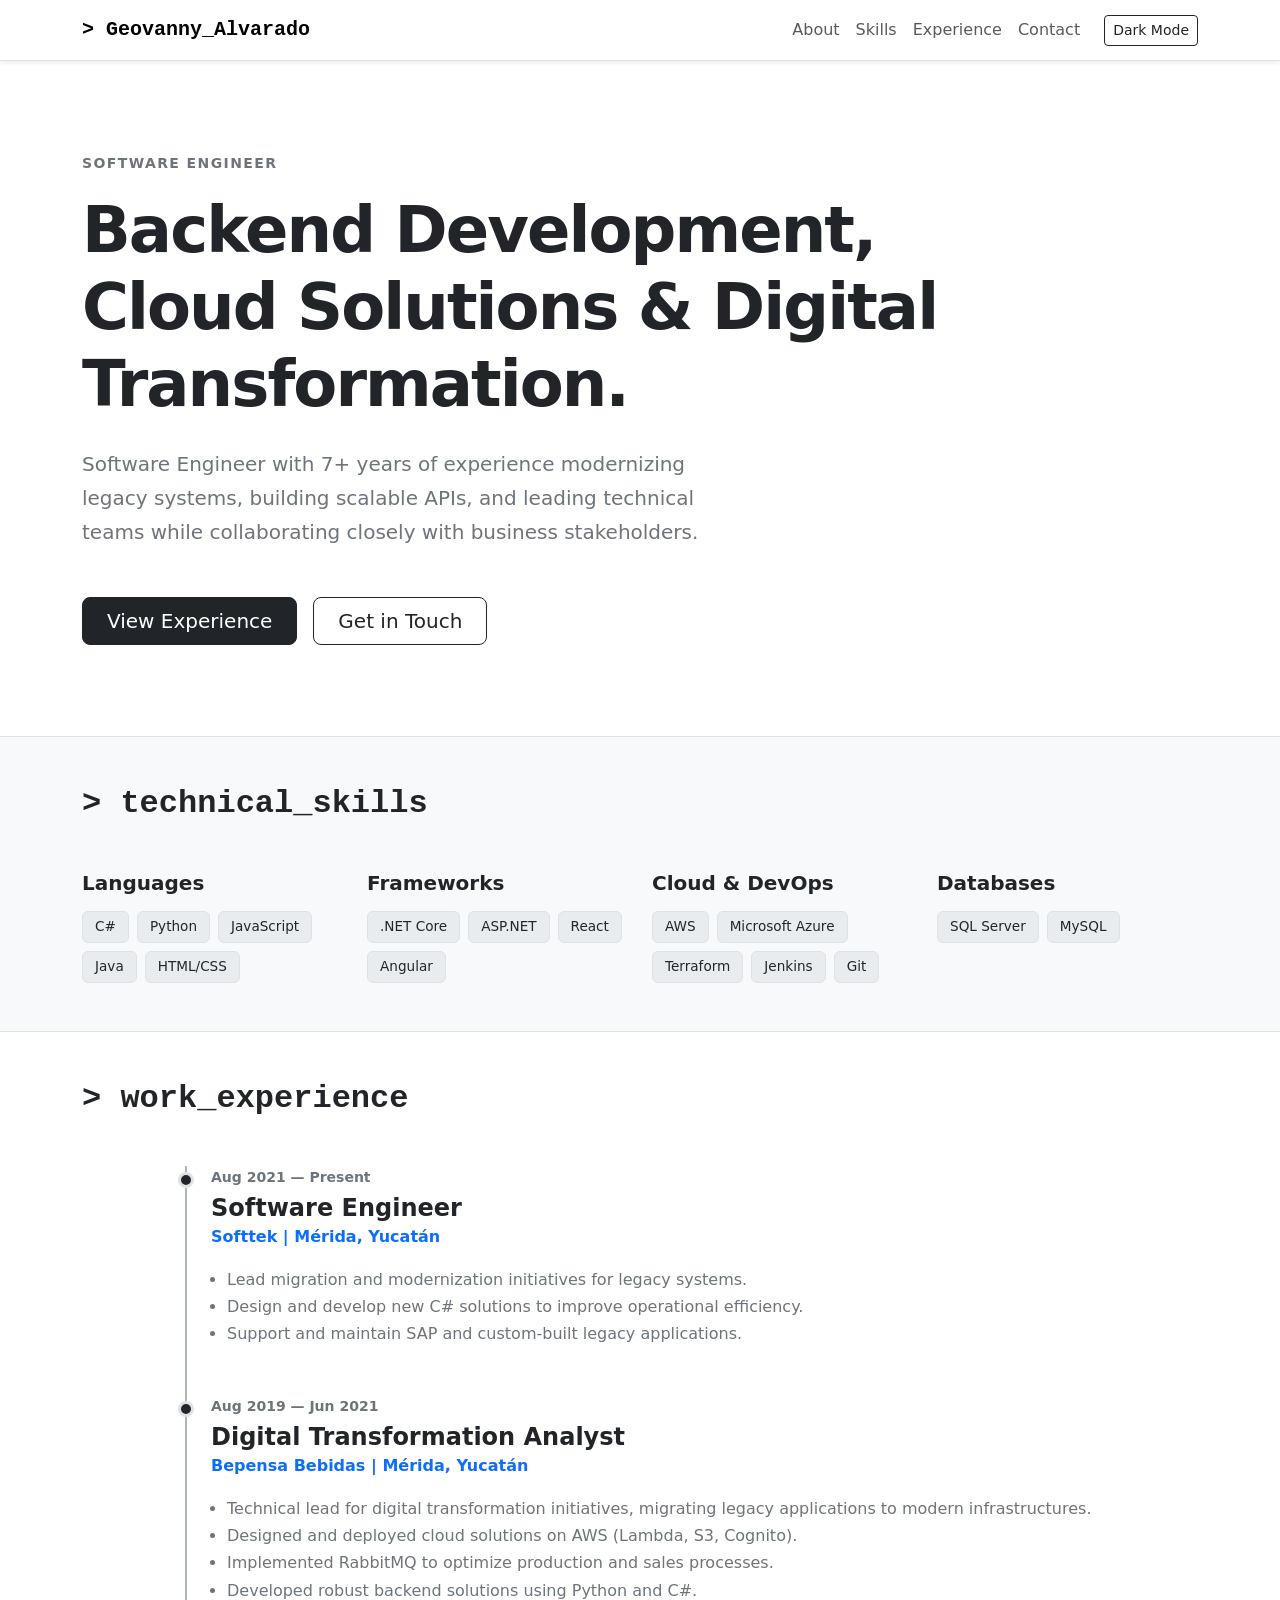
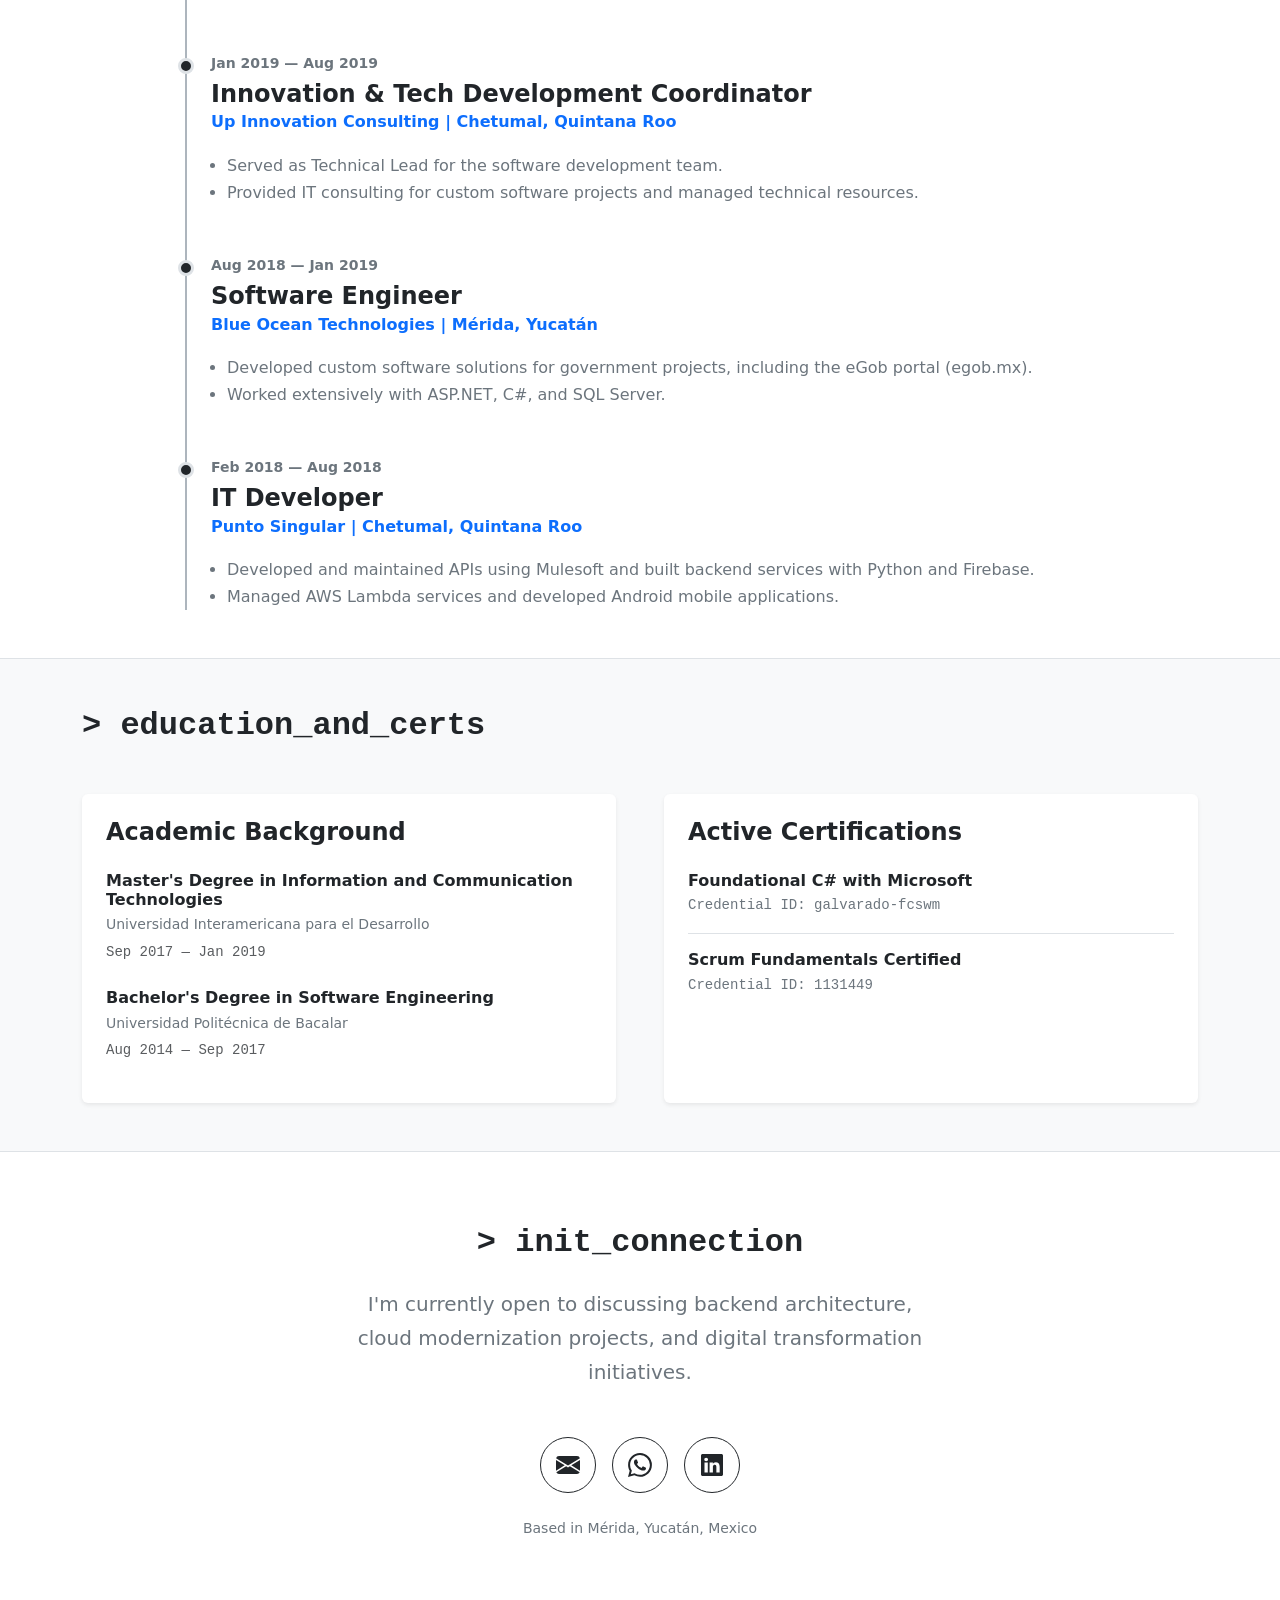
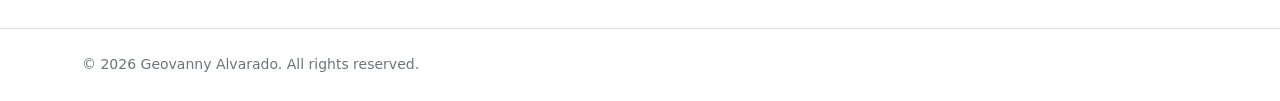
<file: index.html>
<!DOCTYPE html>
<html lang="en" data-bs-theme="light">

<head>
    <meta charset="UTF-8">
    <meta name="viewport" content="width=device-width, initial-scale=1.0">
    <title>Geovanny Alvarado | Software Engineer</title>
    <meta name="description"
        content="Software Engineer specializing in backend development, cloud solutions (AWS & Azure), and digital transformation.">

    <link href="https://cdn.jsdelivr.net/npm/bootstrap@5.3.3/dist/css/bootstrap.min.css" rel="stylesheet">
    <link rel="stylesheet" href="css/style.css">
</head>

<body>

    <nav class="navbar navbar-expand-lg bg-body border-bottom sticky-top shadow-sm">
        <div class="container">
            <a class="navbar-brand fw-bold font-monospace" href="#">
                > Geovanny_Alvarado
            </a>
            <button class="navbar-toggler" type="button" data-bs-toggle="collapse" data-bs-target="#navbarContent"
                aria-controls="navbarContent" aria-expanded="false" aria-label="Toggle navigation">
                <span class="navbar-toggler-icon"></span>
            </button>

            <div class="collapse navbar-collapse" id="navbarContent">
                <ul class="navbar-nav ms-auto">
                    <li class="nav-item"><a class="nav-link" href="#about">About</a></li>
                    <li class="nav-item"><a class="nav-link" href="#skills">Skills</a></li>
                    <li class="nav-item"><a class="nav-link" href="#experience">Experience</a></li>
                    <li class="nav-item"><a class="nav-link" href="#contact">Contact</a></li>
                </ul>
                <button id="themeToggle" class="btn btn-outline-dark btn-sm ms-lg-3 mt-2 mt-lg-0">
                    Dark Mode
                </button>
            </div>
        </div>
    </nav>

    <section id="about" class="py-5 py-lg-7 d-flex align-items-center min-vh-75">
        <div class="container">
            <div class="row">
                <div class="col-lg-10">
                    <p class="text-uppercase small fw-bold text-secondary tracking-wide mb-3">
                        Software Engineer
                    </p>
                    <h1 class="display-3 fw-bold mb-4 tracking-tight">
                        Backend Development, Cloud Solutions & Digital Transformation.
                    </h1>
                    <p class="lead text-secondary mb-5 col-lg-8">
                        Software Engineer with 7+ years of experience modernizing legacy systems, building scalable APIs, and leading technical teams while collaborating closely with business stakeholders.
                    </p>
                    <div class="d-flex flex-wrap gap-3">
                        <a href="#experience" class="btn btn-dark btn-lg px-4">View Experience</a>
                        <a href="#contact" class="btn btn-outline-dark btn-lg px-4">Get in Touch</a>
                    </div>
                </div>
            </div>
        </div>
    </section>

    <section id="skills" class="py-5 bg-body-tertiary border-top border-bottom">
        <div class="container">
            <h2 class="fw-bold mb-5 font-monospace">> technical_skills</h2>
            <div class="row g-4">
                
                <div class="col-md-6 col-lg-3">
                    <h5 class="fw-semibold mb-3">Languages</h5>
                    <div class="d-flex flex-wrap gap-2">
                        <span class="badge tech-badge">C#</span>
                        <span class="badge tech-badge">Python</span>
                        <span class="badge tech-badge">JavaScript</span>
                        <span class="badge tech-badge">Java</span>
                        <span class="badge tech-badge">HTML/CSS</span>
                    </div>
                </div>

                <div class="col-md-6 col-lg-3">
                    <h5 class="fw-semibold mb-3">Frameworks</h5>
                    <div class="d-flex flex-wrap gap-2">
                        <span class="badge tech-badge">.NET Core</span>
                        <span class="badge tech-badge">ASP.NET</span>
                        <span class="badge tech-badge">React</span>
                        <span class="badge tech-badge">Angular</span>
                    </div>
                </div>

                <div class="col-md-6 col-lg-3">
                    <h5 class="fw-semibold mb-3">Cloud & DevOps</h5>
                    <div class="d-flex flex-wrap gap-2">
                        <span class="badge tech-badge">AWS</span>
                        <span class="badge tech-badge">Microsoft Azure</span>
                        <span class="badge tech-badge">Terraform</span>
                        <span class="badge tech-badge">Jenkins</span>
                        <span class="badge tech-badge">Git</span>
                    </div>
                </div>

                <div class="col-md-6 col-lg-3">
                    <h5 class="fw-semibold mb-3">Databases</h5>
                    <div class="d-flex flex-wrap gap-2">
                        <span class="badge tech-badge">SQL Server</span>
                        <span class="badge tech-badge">MySQL</span>
                    </div>
                </div>

            </div>
        </div>
    </section>

    <section id="experience" class="py-5">
        <div class="container">
            <h2 class="fw-bold mb-5 font-monospace">> work_experience</h2>
            
            <div class="row justify-content-center">
                <div class="col-lg-10">
                    <div class="timeline-container border-start border-2 border-dark-subtle ps-4 ms-2">
                        
                        <div class="position-relative mb-5">
                            <div class="timeline-dot bg-dark border border-3 border-body rounded-circle position-absolute" style="width: 16px; height: 16px; left: -33px; top: 6px;"></div>
                            <div class="text-secondary small fw-bold mb-1">Aug 2021 — Present</div>
                            <h4 class="fw-bold mb-0">Software Engineer</h4>
                            <p class="text-primary fw-semibold mb-3">Softtek | Mérida, Yucatán</p>
                            <ul class="text-secondary ps-3">
                                <li>Lead migration and modernization initiatives for legacy systems.</li>
                                <li>Design and develop new C# solutions to improve operational efficiency.</li>
                                <li>Support and maintain SAP and custom-built legacy applications.</li>
                            </ul>
                        </div>

                        <div class="position-relative mb-5">
                            <div class="timeline-dot bg-dark border border-3 border-body rounded-circle position-absolute" style="width: 16px; height: 16px; left: -33px; top: 6px;"></div>
                            <div class="text-secondary small fw-bold mb-1">Aug 2019 — Jun 2021</div>
                            <h4 class="fw-bold mb-0">Digital Transformation Analyst</h4>
                            <p class="text-primary fw-semibold mb-3">Bepensa Bebidas | Mérida, Yucatán</p>
                            <ul class="text-secondary ps-3">
                                <li>Technical lead for digital transformation initiatives, migrating legacy applications to modern infrastructures.</li>
                                <li>Designed and deployed cloud solutions on AWS (Lambda, S3, Cognito).</li>
                                <li>Implemented RabbitMQ to optimize production and sales processes.</li>
                                <li>Developed robust backend solutions using Python and C#.</li>
                            </ul>
                        </div>

                        <div class="position-relative mb-5">
                            <div class="timeline-dot bg-dark border border-3 border-body rounded-circle position-absolute" style="width: 16px; height: 16px; left: -33px; top: 6px;"></div>
                            <div class="text-secondary small fw-bold mb-1">Jan 2019 — Aug 2019</div>
                            <h4 class="fw-bold mb-0">Innovation & Tech Development Coordinator</h4>
                            <p class="text-primary fw-semibold mb-3">Up Innovation Consulting | Chetumal, Quintana Roo</p>
                            <ul class="text-secondary ps-3">
                                <li>Served as Technical Lead for the software development team.</li>
                                <li>Provided IT consulting for custom software projects and managed technical resources.</li>
                            </ul>
                        </div>

                        <div class="position-relative mb-5">
                            <div class="timeline-dot bg-dark border border-3 border-body rounded-circle position-absolute" style="width: 16px; height: 16px; left: -33px; top: 6px;"></div>
                            <div class="text-secondary small fw-bold mb-1">Aug 2018 — Jan 2019</div>
                            <h4 class="fw-bold mb-0">Software Engineer</h4>
                            <p class="text-primary fw-semibold mb-3">Blue Ocean Technologies | Mérida, Yucatán</p>
                            <ul class="text-secondary ps-3">
                                <li>Developed custom software solutions for government projects, including the eGob portal (egob.mx).</li>
                                <li>Worked extensively with ASP.NET, C#, and SQL Server.</li>
                            </ul>
                        </div>

                        <div class="position-relative">
                            <div class="timeline-dot bg-dark border border-3 border-body rounded-circle position-absolute" style="width: 16px; height: 16px; left: -33px; top: 6px;"></div>
                            <div class="text-secondary small fw-bold mb-1">Feb 2018 — Aug 2018</div>
                            <h4 class="fw-bold mb-0">IT Developer</h4>
                            <p class="text-primary fw-semibold mb-3">Punto Singular | Chetumal, Quintana Roo</p>
                            <ul class="text-secondary ps-3 mb-0">
                                <li>Developed and maintained APIs using Mulesoft and built backend services with Python and Firebase.</li>
                                <li>Managed AWS Lambda services and developed Android mobile applications.</li>
                            </ul>
                        </div>

                    </div>
                </div>
            </div>
        </div>
    </section>

    <section class="py-5 bg-body-tertiary border-top border-bottom">
        <div class="container">
            <h2 class="fw-bold mb-5 font-monospace">> education_and_certs</h2>
            
            <div class="row g-5">
                <div class="col-lg-6">
                    <div class="card h-100 border-0 shadow-sm">
                        <div class="card-body p-4">
                            <h4 class="fw-bold mb-4">Academic Background</h4>
                            
                            <div class="mb-4">
                                <h6 class="fw-bold mb-1">Master's Degree in Information and Communication Technologies</h6>
                                <p class="text-secondary small mb-1">Universidad Interamericana para el Desarrollo</p>
                                <p class="text-muted small font-monospace">Sep 2017 — Jan 2019</p>
                            </div>

                            <div>
                                <h6 class="fw-bold mb-1">Bachelor's Degree in Software Engineering</h6>
                                <p class="text-secondary small mb-1">Universidad Politécnica de Bacalar</p>
                                <p class="text-muted small font-monospace">Aug 2014 — Sep 2017</p>
                            </div>
                        </div>
                    </div>
                </div>

                <div class="col-lg-6">
                    <div class="card h-100 border-0 shadow-sm">
                        <div class="card-body p-4">
                            <h4 class="fw-bold mb-4">Active Certifications</h4>
                            
                            <div class="d-flex align-items-start border-bottom pb-3 mb-3">
                                <div>
                                    <h6 class="fw-bold mb-1">Foundational C# with Microsoft</h6>
                                    <p class="text-secondary small font-monospace mb-0">Credential ID: galvarado-fcswm</p>
                                </div>
                            </div>

                            <div class="d-flex align-items-start">
                                <div>
                                    <h6 class="fw-bold mb-1">Scrum Fundamentals Certified</h6>
                                    <p class="text-secondary small font-monospace mb-0">Credential ID: 1131449</p>
                                </div>
                            </div>
                        </div>
                    </div>
                </div>
            </div>
        </div>
    </section>

    <section id="contact" class="py-5">
        <div class="container text-center py-4">
            <h2 class="fw-bold mb-4 font-monospace">> init_connection</h2>
            <p class="lead text-secondary mb-5 mx-auto" style="max-width: 600px;">
                I'm currently open to discussing backend architecture, cloud modernization projects, and digital transformation initiatives.
            </p>
            
            <div class="d-flex justify-content-center gap-3">
                <a href="mailto:geovanny.alvaradod@gmail.com" class="btn btn-outline-dark rounded-circle d-flex align-items-center justify-content-center" style="width: 56px; height: 56px;" aria-label="Email" title="Email Me">
                    <svg xmlns="http://www.w3.org/2000/svg" width="24" height="24" fill="currentColor" viewBox="0 0 16 16"><path d="M.05 3.555A2 2 0 0 1 2 2h12a2 2 0 0 1 1.95 1.555L8 8.414zM0 4.697v7.104l5.803-3.558zM6.761 8.83l-6.57 4.027A2 2 0 0 0 2 14h12a2 2 0 0 0 1.808-1.144l-6.57-4.027L8 9.586zm3.436-.586L16 11.801V4.697l-5.803 3.546z"/></svg>
                </a>
                
                <a href="https://wa.me/529838313041" target="_blank" rel="noopener noreferrer" class="btn btn-outline-dark rounded-circle d-flex align-items-center justify-content-center" style="width: 56px; height: 56px;" aria-label="WhatsApp" title="WhatsApp Me">
                    <svg xmlns="http://www.w3.org/2000/svg" width="24" height="24" fill="currentColor" viewBox="0 0 16 16"><path d="M13.601 2.326A7.85 7.85 0 0 0 7.994 0C3.627 0 .068 3.558.064 7.926c0 1.399.366 2.76 1.057 3.965L0 16l4.204-1.102a7.9 7.9 0 0 0 3.79.965h.004c4.368 0 7.926-3.558 7.93-7.93A7.9 7.9 0 0 0 13.6 2.326zM7.994 14.521a6.6 6.6 0 0 1-3.356-.92l-.24-.144-2.494.654.666-2.433-.156-.251a6.56 6.56 0 0 1-1.007-3.505c0-3.626 2.957-6.584 6.591-6.584a6.56 6.56 0 0 1 4.66 1.931 6.56 6.56 0 0 1 1.928 4.66c-.004 3.639-2.961 6.592-6.592 6.592m3.615-4.934c-.197-.099-1.17-.578-1.353-.646-.182-.065-.315-.099-.445.099-.133.197-.513.646-.627.775-.114.133-.232.148-.43.05-.197-.1-.836-.308-1.592-.985-.59-.525-.985-1.175-1.103-1.372-.114-.198-.011-.304.088-.403.087-.088.197-.232.296-.346.1-.114.133-.198.198-.33.065-.134.034-.248-.015-.347-.05-.099-.445-1.076-.612-1.47-.16-.389-.323-.335-.445-.34-.114-.007-.247-.007-.38-.007a.73.73 0 0 0-.529.247c-.182.198-.691.677-.691 1.654s.71 1.916.81 2.049c.098.133 1.394 2.132 3.383 2.992.47.205.84.326 1.129.418.475.152.904.129 1.246.08.38-.058 1.171-.48 1.338-.943.164-.464.164-.86.114-.943-.049-.084-.182-.133-.38-.232"/></svg>
                </a>

                <a href="https://www.linkedin.com/in/geovannyalvarado/" target="_blank" rel="noopener noreferrer" class="btn btn-outline-dark rounded-circle d-flex align-items-center justify-content-center" style="width: 56px; height: 56px;" aria-label="LinkedIn" title="LinkedIn Profile">
                    <svg xmlns="http://www.w3.org/2000/svg" width="22" height="22" fill="currentColor" viewBox="0 0 16 16"><path d="M0 1.146C0 .513.526 0 1.175 0h13.65C15.474 0 16 .513 16 1.146v13.708c0 .633-.526 1.146-1.175 1.146H1.175C.526 16 0 15.487 0 14.854zm4.943 12.248V6.169H2.542v7.225zm-1.2-8.212c.837 0 1.358-.554 1.358-1.248-.015-.709-.52-1.248-1.342-1.248S2.4 3.226 2.4 3.934c0 .694.521 1.248 1.327 1.248zm4.908 8.212V9.359c0-.216.016-.432.08-.586.173-.431.568-.878 1.232-.878.869 0 1.216.662 1.216 1.634v3.865h2.401V9.25c0-2.22-1.184-3.252-2.764-3.252-1.274 0-1.845.7-2.165 1.193v.025h-.016l.016-.025V6.169h-2.4c.03.678 0 7.225 0 7.225z"/></svg>
                </a>
            </div>
            
            <p class="mt-4 text-secondary small">Based in Mérida, Yucatán, Mexico</p>
        </div>
    </section>

    <footer class="py-4 border-top">
        <div class="container text-center text-md-start d-md-flex justify-content-between align-items-center">
            <p class="mb-0 text-secondary small">© 2026 Geovanny Alvarado. All rights reserved.</p>
        </div>
    </footer>

    <script src="https://cdn.jsdelivr.net/npm/bootstrap@5.3.3/dist/js/bootstrap.bundle.min.js"></script>
    <script src="js/main.js"></script>
</body>
</html>
</file>
<file: css/style.css>
html {
    scroll-behavior: smooth;
}

body {
    font-family: 'Inter', system-ui, -apple-system, sans-serif;
    line-height: 1.7;
}

/* Tipografía de código para encabezados */
.font-monospace {
    font-family: 'SFMono-Regular', Menlo, Monaco, Consolas, "Liberation Mono", "Courier New", monospace;
}

.tracking-wide {
    letter-spacing: 0.1em;
}

.tracking-tight {
    letter-spacing: -0.03em;
}

.min-vh-75 {
    min-height: 75vh;
}

/* Badges modernos para habilidades */
.tech-badge {
    background-color: var(--bs-secondary-bg);
    color: var(--bs-body-color);
    border: 1px solid var(--bs-border-color);
    font-weight: 500;
    padding: 0.5rem 0.75rem;
    font-size: 0.85rem;
    transition: all 0.2s ease-in-out;
}

.tech-badge:hover {
    background-color: var(--bs-dark);
    color: var(--bs-white);
    border-color: var(--bs-dark);
}

/* Personalización del Timeline */
.timeline-dot {
    z-index: 1;
}

[data-bs-theme="dark"] .timeline-dot {
    background-color: #fff !important;
}

/* --- OPTIMIZACIÓN DE BOTONES PARA MODO OSCURO --- */
[data-bs-theme="dark"] .btn-dark {
    --bs-btn-color: #000;
    --bs-btn-bg: #f8f9fa;
    --bs-btn-border-color: #f8f9fa;
    --bs-btn-hover-color: #000;
    --bs-btn-hover-bg: #e9ecef;
    --bs-btn-hover-border-color: #e9ecef;
}

[data-bs-theme="dark"] .btn-outline-dark {
    --bs-btn-color: #f8f9fa;
    --bs-btn-border-color: #f8f9fa;
    --bs-btn-hover-color: #000;
    --bs-btn-hover-bg: #f8f9fa;
    --bs-btn-hover-border-color: #f8f9fa;
}

[data-bs-theme="dark"] .text-primary {
    color: #6ea8fe !important;
}
</file>
